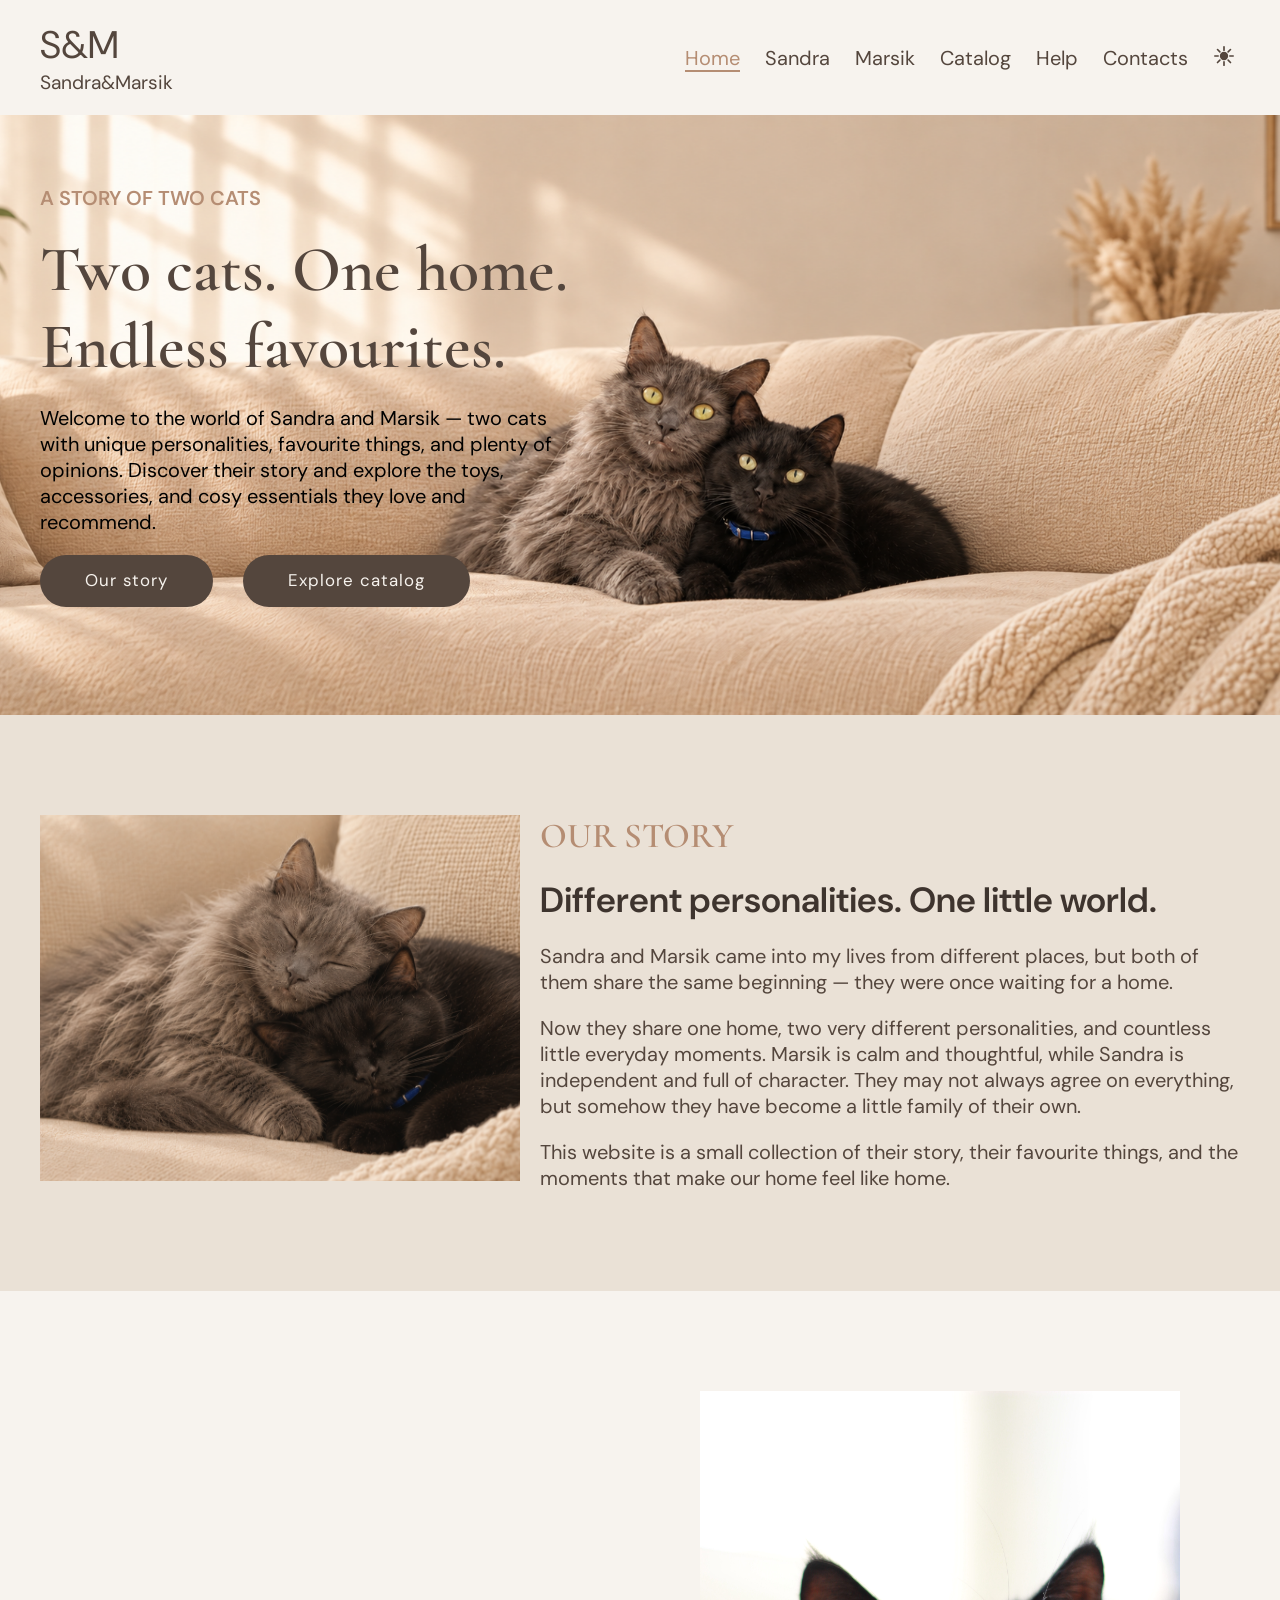
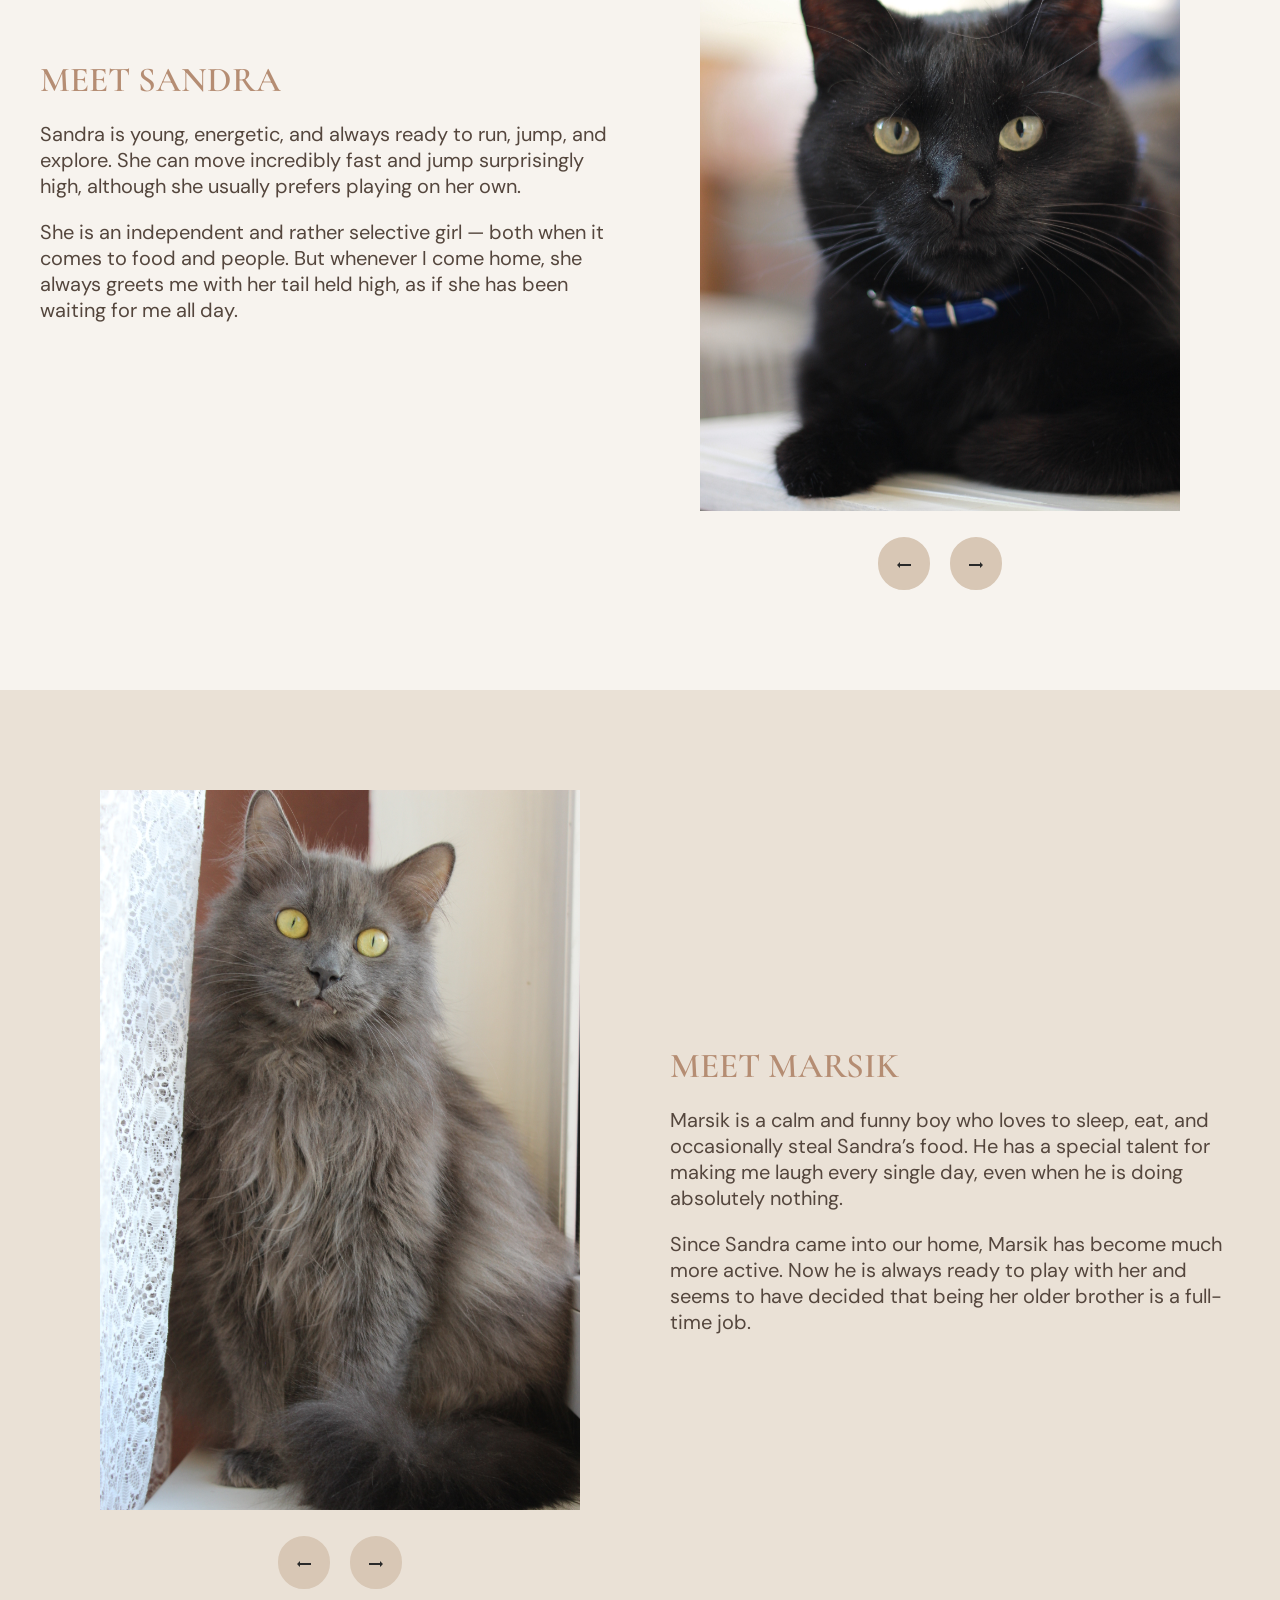
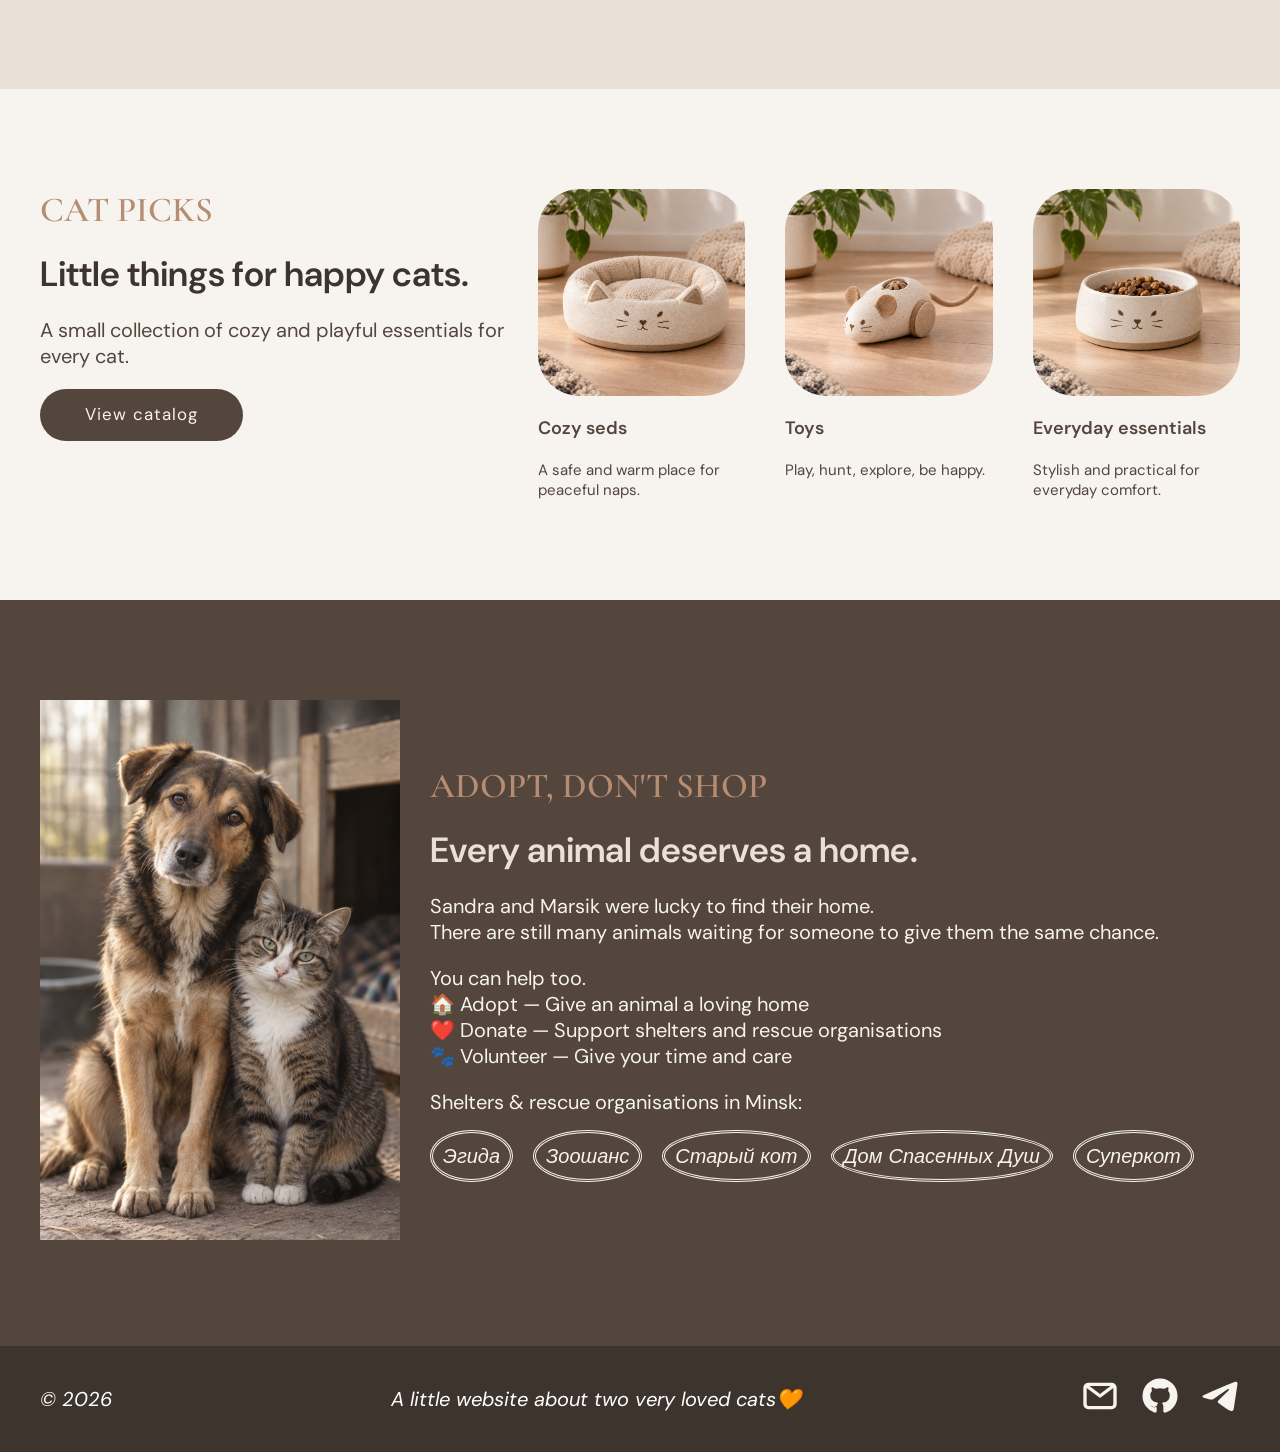
<file: index.html>
<!DOCTYPE html>
<html lang="en">
<head>
    <meta charset="UTF-8">
    <meta name="viewport" content="width=device-width, initial-scale=1.0">
    <link rel="icon" href="img/icons/favicon-32x32.png" type="image/png">
    <link href="https://fonts.googleapis.com/css2?family=Cormorant+Garamond:wght@400;500;600;700&family=DM+Sans:wght@400;500;600;700&display=swap" rel="stylesheet">
    <link rel="stylesheet" href="style.css">
    <title>S&M</title>
</head>
<body>
    <header class="header">
        <div class="container">
            <div class="header__content">
                <div class="logo">
                    <a class="logo__short" href="https://boriisovvna.github.io/rsschool-landing-page/">S&M</a>
                    <p class="logo__long">Sandra&Marsik</p>
                </div>
                <div class="nav-theme">
                    <nav class="nav">
                        <ul class="nav__list">
                            <li class="nav-link active-link"><a href="#">Home</a></li>
                            <li class="nav-link"><a href="#sandra">Sandra</a></li>
                            <li class="nav-link"><a href="#marsik">Marsik</a></li>
                            <li class="nav-link"><a href="https://boriisovvna.github.io/rsschool-landing-page/catalog">Catalog</a></li>
                            <li class="nav-link"><a href="#adopt">Help</a></li>
                            <li class="nav-link"><a href="#footer">Contacts</a></li>
                        </ul>
                    </nav>
                    <div class="burger-menu">
                        <span></span>
                        <span></span>
                        <span></span>
                    </div>
                    <button class="light-dark-button" type="button" aria-label="Switch color theme">
                        <svg width="20px" height="20px" viewBox="0 0 24 24" fill="none" xmlns="http://www.w3.org/2000/svg">
                            <g clip-path="url(#a)">
                                <path d="M12 0a1 1 0 0 1 1 1v4a1 1 0 1 1-2 0V1a1 1 0 0 1 1-1ZM4.929 3.515a1 1 0 0 0-1.414 1.414l2.828 2.828a1 1 0 0 0 1.414-1.414L4.93 3.515ZM1 11a1 1 0 1 0 0 2h4a1 1 0 1 0 0-2H1ZM18 12a1 1 0 0 1 1-1h4a1 1 0 1 1 0 2h-4a1 1 0 0 1-1-1ZM17.657 16.243a1 1 0 0 0-1.414 1.414l2.828 2.828a1 1 0 1 0 1.414-1.414l-2.828-2.828ZM7.757 17.657a1 1 0 1 0-1.414-1.414L3.515 19.07a1 1 0 1 0 1.414 1.414l2.828-2.828ZM20.485 4.929a1 1 0 0 0-1.414-1.414l-2.828 2.828a1 1 0 1 0 1.414 1.414l2.828-2.828ZM13 19a1 1 0 1 0-2 0v4a1 1 0 1 0 2 0v-4ZM12 7a5 5 0 1 0 0 10 5 5 0 0 0 0-10Z"/>
                            </g>
                            <defs>
                                <clipPath id="a">
                                    <path fill="#ffffff" d="M0 0h24v24H0z"/>
                                </clipPath>
                            </defs>
                        </svg>
                    </button>
                </div>
            </div>
        </div>
    </header>
    <main class="main">
        <section class="hero">
            <div class="container">
                <div class="hero__content">
                    <div class="hero__text">
                        <p class="hero__title">A story of two cats</p>
                        <h1>Two cats. One home. Endless favourites.</h1>
                        <p class="hero__main-text">Welcome to the world of Sandra and Marsik — two cats with unique personalities, favourite things, and plenty of opinions. Discover their story and explore the toys, accessories, and cosy essentials they love and recommend.</p>
                    </div>
                    <div class="hero__buttons">
                        <a class="hero_link-button" href="#story">Our story</a>
                        <a class="hero_link-button" href="https://boriisovvna.github.io/rsschool-landing-page/catalog">Explore catalog</a>
                    </div>
                </div>
            </div>
        </section>
        <section class="our-story" id="story">
            <div class="container">
                <div class="our-story__content">
                    <div class="our-story__img">
                        <img src="img/our-story/sleepy-cats.png" alt="sleepy-cats">
                    </div>
                    <div class="our-story__text">
                        <h2>Our story</h2>
                        <h3>Different personalities. One little world.</h3>
                        <p>Sandra and Marsik came into my lives from different places, but both of them share the same beginning — they were once waiting for a home.</p>
                        <p>Now they share one home, two very different personalities, and countless little everyday moments. Marsik is calm and thoughtful, while Sandra is independent and full of character. They may not always agree on everything, but somehow they have become a little family of their own.</p>
                        <p>This website is a small collection of their story, their favourite things, and the moments that make our home feel like home.</p>
                    </div>
                </div>
            </div>
        </section>
        <section class="sandra" id="sandra">
            <div class="container">
                <div class="sandra__content">
                    <div class="sandra__text">
                        <h2>Meet Sandra</h2>
                        <p>Sandra is young, energetic, and always ready to run, jump, and explore. She can move incredibly fast and jump surprisingly high, although she usually prefers playing on her own.</p>
                        <p>She is an independent and rather selective girl — both when it comes to food and people. But whenever I come home, she always greets me with her tail held high, as if she has been waiting for me all day.</p>
                    </div>
                    <div class="sandra__slider">
                        <div class="sandra__img">
                            <img src="img/sandra/sandra-1.jpg" alt="black-cat">
                        </div>
                        <div class="slider__buttons">
                            <button class="slider__button slider__button--prev" type="button" aria-label="Previous slide">
                                <svg width="14" height="6" viewBox="0 0 14 6" fill="none" xmlns="http://www.w3.org/2000/svg">
                                    <path d="M14 2V4H3V6L0 3L3 0V2H14Z" fill="#292929"/>
                                </svg>
                            </button>
                            <button class="slider__button slider__button--next" type="button" aria-label="Next slide">
                                <svg width="14" height="6" viewBox="0 0 14 6" fill="none" xmlns="http://www.w3.org/2000/svg">
                                    <path d="M0 4V2L11 2V0L14 3L11 6V4L0 4Z" fill="#292929"/>
                                </svg>
                            </button>
                        </div>
                    </div>
                </div>
            </div>
        </section>
        <section class="marsik" id="marsik">
            <div class="container">
                <div class="marsik__content">
                    <div class="marsik__slider">
                        <div class="marsik__img">
                            <img src="img/marsik/marsik-1.JPG" alt="grey-cat">
                        </div>
                        <div class="slider__buttons">
                            <button class="slider__button slider__button--prev" type="button" aria-label="Previous slide">
                                <svg width="14" height="6" viewBox="0 0 14 6" fill="none" xmlns="http://www.w3.org/2000/svg">
                                    <path d="M14 2V4H3V6L0 3L3 0V2H14Z" fill="#292929" />
                                </svg>
                            </button>
                            <button class="slider__button slider__button--next" type="button" aria-label="Next slide">
                                <svg width="14" height="6" viewBox="0 0 14 6" fill="none" xmlns="http://www.w3.org/2000/svg">
                                    <path d="M0 4V2L11 2V0L14 3L11 6V4L0 4Z" fill="#292929" />
                                </svg>
                            </button>
                        </div>
                    </div>
                    <div class="marsik__text">
                        <h2>Meet Marsik</h2>
                        <p>Marsik is a calm and funny boy who loves to sleep, eat, and occasionally steal Sandra’s food. He has a special talent for making me laugh every single day, even when he is doing absolutely nothing.</p>
                        <p>Since Sandra came into our home, Marsik has become much more active. Now he is always ready to play with her and seems to have decided that being her older brother is a full-time job.</p>
                    </div>
                </div>
            </div>
        </section>
        <section class="cat-picks" id="picks">
            <div class="container">
                <div class="cat-picks__content">
                    <div class="cat-picks__text">
                        <h2>Cat picks</h2>
                        <h3>Little things for happy cats.</h3>
                        <p>A small collection of cozy and playful essentials for every cat.</p>
                        <a class="cat-picks_link-button" href="https://boriisovvna.github.io/rsschool-landing-page/catalog">View catalog</a>
                    </div>
                    <div class="cat-picks__examples">
                        <div class="cat-picks__card">
                            <img src="img/cat-picks/soft-cat-bed.png" alt="cat-bed">
                            <p class="cat-picks__title">Cozy seds</p>
                            <p class="cat-picks__subtitle">A safe and warm place for peaceful naps.</p>
                        </div>
                        <div class="cat-picks__card">
                            <img src="img/cat-picks/interactive-mouse.png" alt="cat-mouse">
                            <p class="cat-picks__title">Toys</p>
                            <p class="cat-picks__subtitle">Play, hunt, explore, be happy.</p>
                        </div>
                        <div class="cat-picks__card">
                            <img src="img/cat-picks/ceramic-cat-bowl.png" alt="cat-bowl">
                            <p class="cat-picks__title">Everyday essentials</p>
                            <p class="cat-picks__subtitle">Stylish and practical for everyday comfort.</p>
                        </div>
                    </div>
                </div>
            </div>
        </section>
        <section class="adopt" id="adopt">
            <div class="container">
                <div class="adopt__content">
                    <div class="adopt__img">
                        <img src="img/adopt/sad-animals.png" alt="sad-animals">
                    </div>
                    <div class="adopt__text">
                        <h2>Adopt, Don't Shop</h2>
                        <h3>Every animal deserves a home.</h3>
                        <p>Sandra and Marsik were lucky to find their home. <br>There are still many animals waiting for someone to give them the same chance.</p>
                        <div class="adopt__help">
                            <p>You can help too.</p>
                            <p>🏠 Adopt — Give an animal a loving home</p>
                            <p>❤️ Donate — Support shelters and rescue organisations</p>
                            <p>🐾 Volunteer — Give your time and care</p>
                        </div>
                        <div class="adopt__shelter">
                            <p>Shelters & rescue organisations in Minsk:</p>
                            <div class="adopt__shelter-list">
                                <a href="https://egida.by/">Эгида</a>
                                <a href="https://zooshans.by/">Зоошанс</a>
                                <a href="https://oldcat.by/">Старый кот</a>
                                <a href="https://soulhome.by/">Дом Спасенных Душ</a>
                                <a href="https://superkot.by/">Суперкот</a>
                            </div>
                        </div>
                    </div>
                </div>
            </div>
        </section>
    </main>
    <footer class="footer" id="footer">
        <div class="container">
            <div class="footer__content">
                <p class="footer__year">© 2026</p>
                <p class="footer__about">A little website about two very loved cats🧡</p>
                <div class="footer__links">
                    <a class="link" href="mailto:boriisovvna@gmail.com" aria-label="Gmail">
                        <svg fill="#f7f3ee" width="40px" height="40px" viewBox="0 0 24 24" xmlns="http://www.w3.org/2000/svg">
                            <g data-name="Layer 2">
                                <g data-name="email"> 
                                    <rect width="24" height="24" opacity="0"/>
                                    <path d="M19 4H5a3 3 0 0 0-3 3v10a3 3 0 0 0 3 3h14a3 3 0 0 0 3-3V7a3 3 0 0 0-3-3zm-.67 2L12 10.75 5.67 6zM19 18H5a1 1 0 0 1-1-1V7.25l7.4 5.55a1 1 0 0 0 .6.2 1 1 0 0 0 .6-.2L20 7.25V17a1 1 0 0 1-1 1z"/>
                                </g>
                            </g>
                        </svg>
                    </a>
                    <a class="link" href="https://github.com/boriisovvna" aria-label="Github">
                        <svg width="40px" height="40px" viewBox="0 0 24 24" fill="#f7f3ee" xmlns="http://www.w3.org/2000/svg">
                            <path fill-rule="evenodd" clip-rule="evenodd" d="M12 2C6.475 2 2 6.475 2 12C2 16.425 4.8625 20.1625 8.8375 21.4875C9.3375 21.575 9.525 21.275 9.525 21.0125C9.525 20.775 9.5125 19.9875 9.5125 19.15C7 19.6125 6.35 18.5375 6.15 17.975C6.0375 17.6875 5.55 16.8 5.125 16.5625C4.775 16.375 4.275 15.9125 5.1125 15.9C5.9 15.8875 6.4625 16.625 6.65 16.925C7.55 18.4375 8.9875 18.0125 9.5625 17.75C9.65 17.1 9.9125 16.6625 10.2 16.4125C7.975 16.1625 5.65 15.3 5.65 11.475C5.65 10.3875 6.0375 9.4875 6.675 8.7875C6.575 8.5375 6.225 7.5125 6.775 6.1375C6.775 6.1375 7.6125 5.875 9.525 7.1625C10.325 6.9375 11.175 6.825 12.025 6.825C12.875 6.825 13.725 6.9375 14.525 7.1625C16.4375 5.8625 17.275 6.1375 17.275 6.1375C17.825 7.5125 17.475 8.5375 17.375 8.7875C18.0125 9.4875 18.4 10.375 18.4 11.475C18.4 15.3125 16.0625 16.1625 13.8375 16.4125C14.2 16.725 14.5125 17.325 14.5125 18.2625C14.5125 19.6 14.5 20.675 14.5 21.0125C14.5 21.275 14.6875 21.5875 15.1875 21.4875C17.1727 20.8173 18.8977 19.5415 20.1198 17.8395C21.3419 16.1376 21.9995 14.0953 22 12C22 6.475 17.525 2 12 2Z" stroke="#f7f3ee" stroke-linejoin="round"/>
                        </svg>
                    </a>
                    <a class="link" href="https://t.me/boriisovvna" aria-label="Telegram">
                        <svg width="40px" height="40px" viewBox="0 0 48 48" fill="#f7f3ee" xmlns="http://www.w3.org/2000/svg">
                            <path d="M41.4193 7.30899C41.4193 7.30899 45.3046 5.79399 44.9808 9.47328C44.8729 10.9883 43.9016 16.2908 43.1461 22.0262L40.5559 39.0159C40.5559 39.0159 40.3401 41.5048 38.3974 41.9377C36.4547 42.3705 33.5408 40.4227 33.0011 39.9898C32.5694 39.6652 24.9068 34.7955 22.2086 32.4148C21.4531 31.7655 20.5897 30.4669 22.3165 28.9519L33.6487 18.1305C34.9438 16.8319 36.2389 13.8019 30.8426 17.4812L15.7331 27.7616C15.7331 27.7616 14.0063 28.8437 10.7686 27.8698L3.75342 25.7055C3.75342 25.7055 1.16321 24.0823 5.58815 22.459C16.3807 17.3729 29.6555 12.1786 41.4193 7.30899Z" fill="#f7f3ee"/>
                        </svg>
                    </a>
                </div>
            </div>
        </div>
    </footer>
    <script src="theme.js"></script>
</body>
</html>
</file>
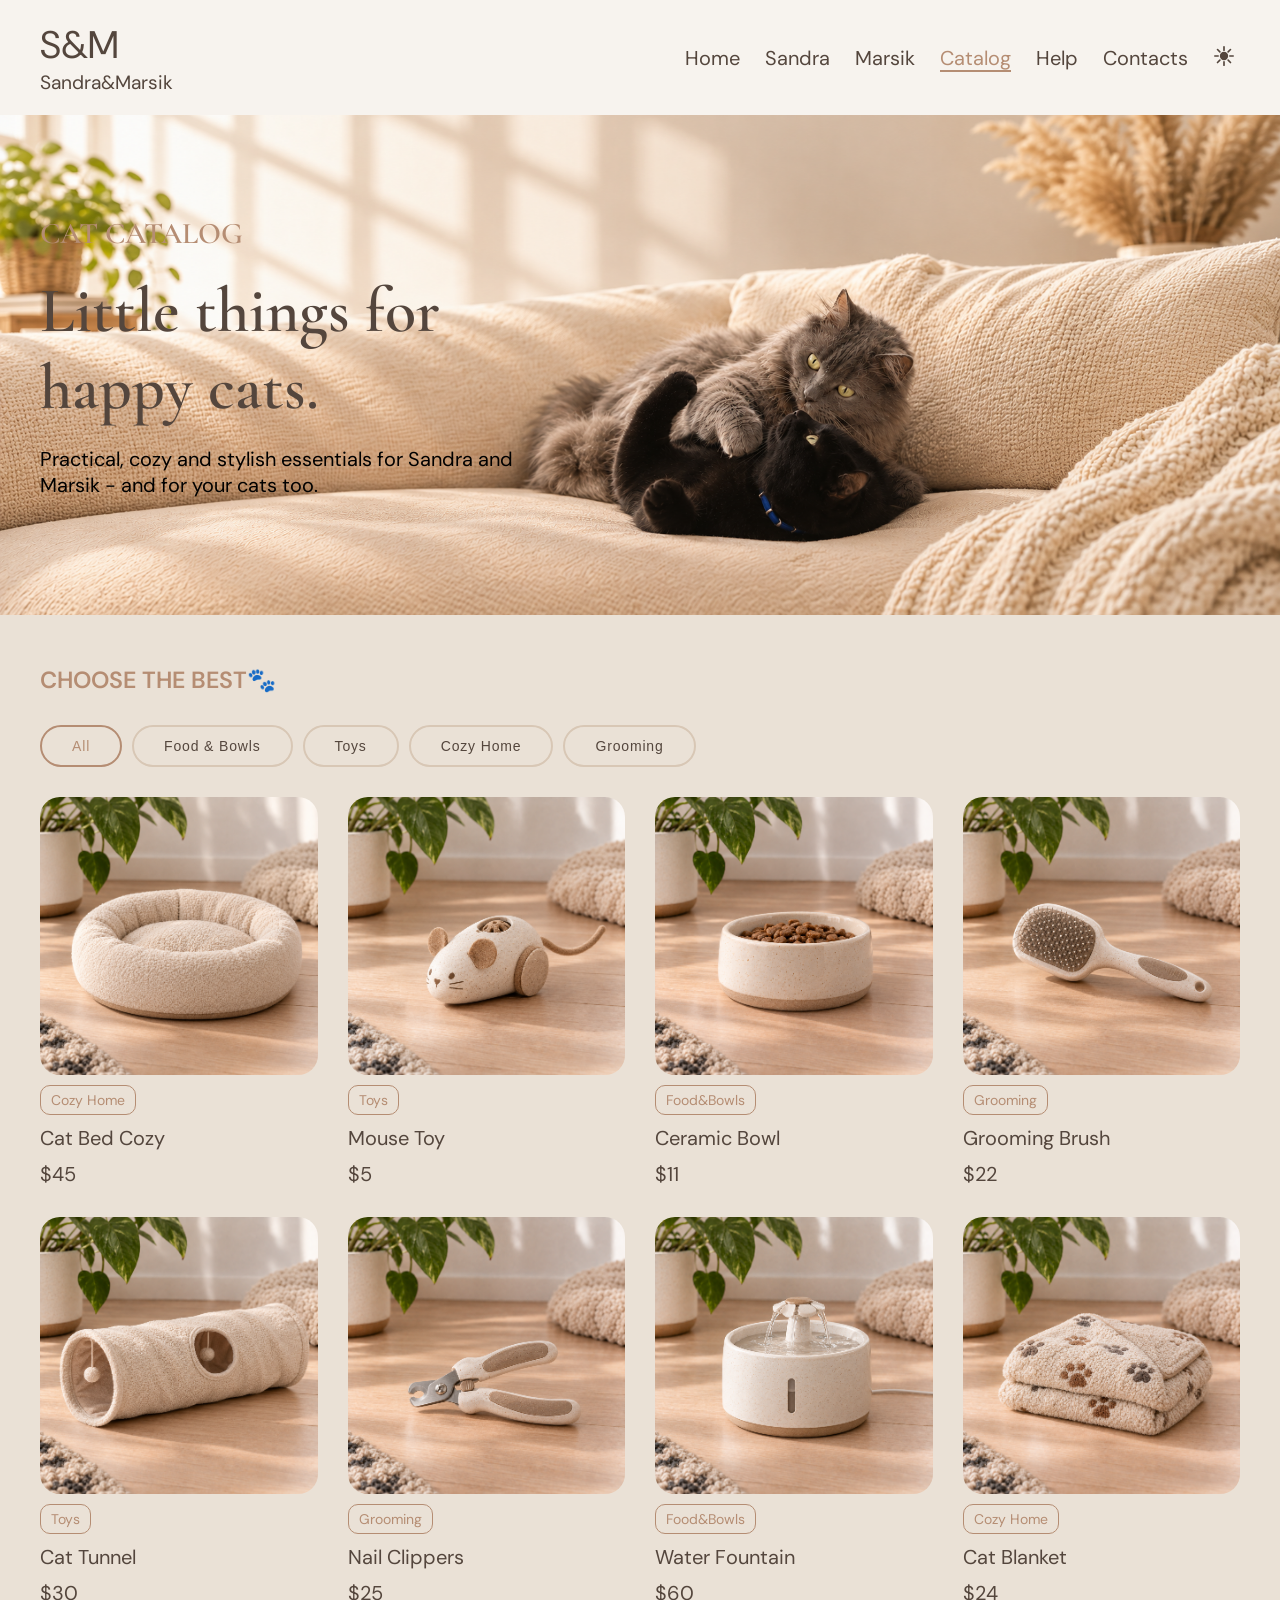
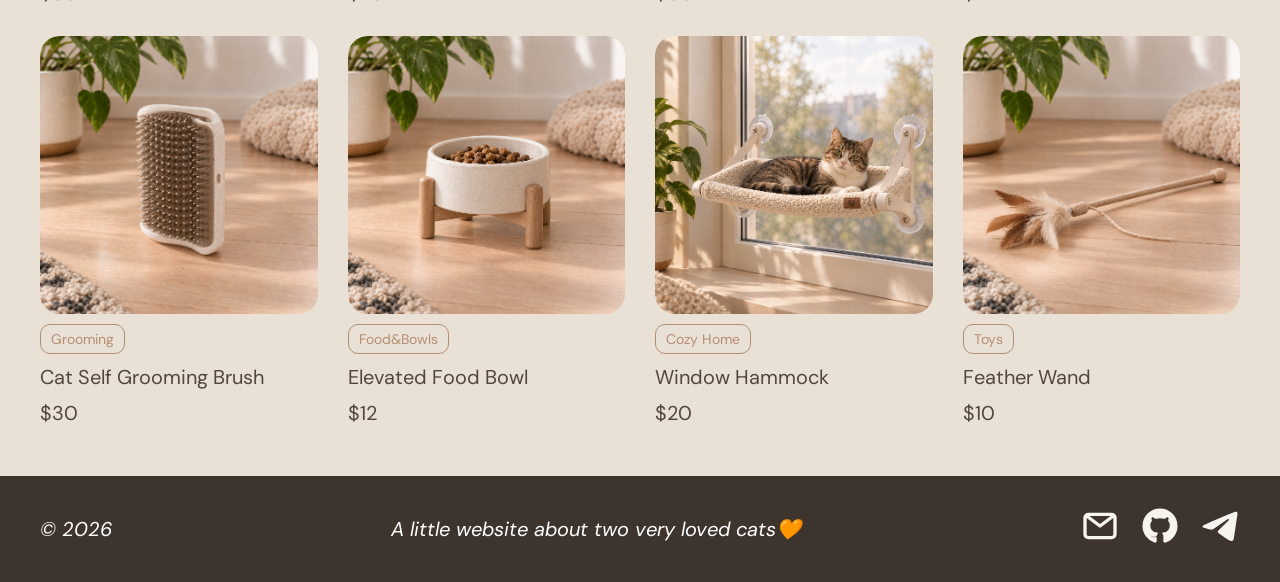
<file: catalog.html>
<!DOCTYPE html>
<html lang="en">
<head>
    <meta charset="UTF-8">
    <meta name="viewport" content="width=device-width, initial-scale=1.0">
    <link rel="icon" href="img/icons/favicon-32x32.png" type="image/png">
    <link href="https://fonts.googleapis.com/css2?family=Cormorant+Garamond:wght@400;500;600;700&family=DM+Sans:wght@400;500;600;700&display=swap" rel="stylesheet">
    <link rel="stylesheet" href="catalog.css">
    <title>Catalog</title>
</head>
<body>
    <header class="header">
        <div class="container">
            <div class="header__content">
                <div class="logo">
                    <a class="logo__short" href="https://boriisovvna.github.io/rsschool-landing-page/">S&M</a>
                    <p class="logo__long">Sandra&Marsik</p>
                </div>
                <div class="nav-theme">
                    <nav class="nav">
                        <ul class="nav__list">
                            <li class="nav-link"><a href="https://boriisovvna.github.io/rsschool-landing-page/">Home</a></li>
                            <li class="nav-link"><a href="https://boriisovvna.github.io/rsschool-landing-page/#sandra">Sandra</a></li>
                            <li class="nav-link"><a href="https://boriisovvna.github.io/rsschool-landing-page/#marsik">Marsik</a></li>
                            <li class="nav-link active-link"><a href="#">Catalog</a></li>
                            <li class="nav-link"><a href="https://boriisovvna.github.io/rsschool-landing-page/#adopt">Help</a></li>
                            <li class="nav-link"><a href="#footer">Contacts</a></li>
                        </ul>
                    </nav>
                    <div class="burger-menu">
                        <span></span>
                        <span></span>
                        <span></span>
                    </div>
                    <button class="light-dark-button" type="button" aria-label="Switch color theme">
                        <svg width="20px" height="20px" viewBox="0 0 24 24" fill="none" xmlns="http://www.w3.org/2000/svg">
                            <g clip-path="url(#a)">
                                <path d="M12 0a1 1 0 0 1 1 1v4a1 1 0 1 1-2 0V1a1 1 0 0 1 1-1ZM4.929 3.515a1 1 0 0 0-1.414 1.414l2.828 2.828a1 1 0 0 0 1.414-1.414L4.93 3.515ZM1 11a1 1 0 1 0 0 2h4a1 1 0 1 0 0-2H1ZM18 12a1 1 0 0 1 1-1h4a1 1 0 1 1 0 2h-4a1 1 0 0 1-1-1ZM17.657 16.243a1 1 0 0 0-1.414 1.414l2.828 2.828a1 1 0 1 0 1.414-1.414l-2.828-2.828ZM7.757 17.657a1 1 0 1 0-1.414-1.414L3.515 19.07a1 1 0 1 0 1.414 1.414l2.828-2.828ZM20.485 4.929a1 1 0 0 0-1.414-1.414l-2.828 2.828a1 1 0 1 0 1.414 1.414l2.828-2.828ZM13 19a1 1 0 1 0-2 0v4a1 1 0 1 0 2 0v-4ZM12 7a5 5 0 1 0 0 10 5 5 0 0 0 0-10Z"/>
                            </g>
                            <defs>
                                <clipPath id="a">
                                    <path fill="#ffffff" d="M0 0h24v24H0z"/>
                                </clipPath>
                            </defs>
                        </svg>
                    </button>
                </div>
            </div>
        </div>
    </header>
    <main class="main">
        <section class="catalog-header">
            <div class="container">
                <div class="catalog-header__content">
                    <h1 class="catalog-header__title">Cat catalog</h1>
                    <h2>Little things for happy cats.</h2>
                    <p class="catalog-header__subtitle">Practical, cozy and stylish essentials for Sandra and Marsik - and for your cats too.</p>
                </div>
            </div>
        </section>
        <section class="catalog">
            <div class="container">
                <div class="catalog__content">
                    <h3>Choose the best🐾</h3>
                    <div class="catalog__buttons">
                        <button class="button active-button" type="button">All</button>
                        <button class="button" type="button">Food & Bowls</button>
                        <button class="button" type="button">Toys</button>
                        <button class="button" type="button">Cozy Home</button>
                        <button class="button" type="button">Grooming</button>
                    </div>
                    <div class="catalog__cards">
                        <div class="card">
                            <img src="img/catalog/soft-cat-bed.png" alt="cat-bed">
                            <p class="card-type">Cozy Home</p>
                            <p>Cat Bed Cozy</p>
                            <p>$45</p>
                        </div>
                        <div class="card">
                            <img src="img/catalog/interactive-mouse.png" alt="mouse-toy">
                            <p class="card-type">Toys</p>
                            <p>Mouse Toy</p>
                            <p>$5</p>
                        </div>
                        <div class="card">
                            <img src="img/catalog/ceramic-cat-bowl.png" alt="cat-bowl">
                            <p class="card-type">Food&Bowls</p>
                            <p>Ceramic Bowl</p>
                            <p>$11</p>
                        </div>
                        <div class="card">
                            <img src="img/catalog/grooming-brush.png" alt="grooming-brush">
                            <p class="card-type">Grooming</p>
                            <p>Grooming Brush</p>
                            <p>$22</p>
                        </div>
                        <div class="card">
                            <img src="img/catalog/cat-tunnel.png" alt="cat-tunnel">
                            <p class="card-type">Toys</p>
                            <p>Cat Tunnel</p>
                            <p>$30</p>
                        </div>
                        <div class="card">
                            <img src="img/catalog/nail-clippers.png" alt="nail-clippers">
                            <p class="card-type">Grooming</p>
                            <p>Nail Clippers</p>
                            <p>$25</p>
                        </div>
                        <div class="card">
                            <img src="img/catalog/automatic-water-fountain.png" alt="water-fountain">
                            <p class="card-type">Food&Bowls</p>
                            <p>Water Fountain</p>
                            <p>$60</p>
                        </div>
                        <div class="card">
                            <img src="img/catalog/cozy-cat-blanket.png" alt="cat-blanket">
                            <p class="card-type">Cozy Home</p>
                            <p>Cat Blanket</p>
                            <p>$24</p>
                        </div>
                        <div class="card">
                            <img src="img/catalog/cat-self-grooming-brush.png" alt="cat-brush">
                            <p class="card-type">Grooming</p>
                            <p>Cat Self Grooming Brush</p>
                            <p>$30</p>
                        </div>
                        <div class="card">
                            <img src="img/catalog/elevated-food-bowl.png" alt="cat-bowl-elevated">
                            <p class="card-type">Food&Bowls</p>
                            <p>Elevated Food Bowl</p>
                            <p>$12</p>
                        </div>
                        <div class="card">
                            <img src="img/catalog/window-hammack.png" alt="window-hammack">
                            <p class="card-type">Cozy Home</p>
                            <p>Window Hammock</p>
                            <p>$20</p>
                        </div>
                        <div class="card">
                            <img src="img/catalog/feather-wand.png" alt="feather-wand">
                            <p class="card-type">Toys</p>
                            <p>Feather Wand</p>
                            <p>$10</p>
                        </div>
                    </div>
                    <button class="show-more" type="button">Show more</button>
                </div>
            </div>
        </section>
    </main>
    <footer class="footer" id="footer">
        <div class="container">
            <div class="footer__content">
                <p class="footer__year">© 2026</p>
                <p class="footer__about">A little website about two very loved cats🧡</p>
                <div class="footer__links">
                    <a class="link" href="mailto:boriisovvna@gmail.com" aria-label="Gmail">
                        <svg fill="#f7f3ee" width="40px" height="40px" viewBox="0 0 24 24" xmlns="http://www.w3.org/2000/svg">
                            <g data-name="Layer 2">
                                <g data-name="email"> 
                                    <rect width="24" height="24" opacity="0"/>
                                    <path d="M19 4H5a3 3 0 0 0-3 3v10a3 3 0 0 0 3 3h14a3 3 0 0 0 3-3V7a3 3 0 0 0-3-3zm-.67 2L12 10.75 5.67 6zM19 18H5a1 1 0 0 1-1-1V7.25l7.4 5.55a1 1 0 0 0 .6.2 1 1 0 0 0 .6-.2L20 7.25V17a1 1 0 0 1-1 1z"/>
                                </g>
                            </g>
                        </svg>
                    </a>
                    <a class="link" href="https://github.com/boriisovvna" aria-label="Github">
                        <svg width="40px" height="40px" viewBox="0 0 24 24" fill="#f7f3ee" xmlns="http://www.w3.org/2000/svg">
                            <path fill-rule="evenodd" clip-rule="evenodd" d="M12 2C6.475 2 2 6.475 2 12C2 16.425 4.8625 20.1625 8.8375 21.4875C9.3375 21.575 9.525 21.275 9.525 21.0125C9.525 20.775 9.5125 19.9875 9.5125 19.15C7 19.6125 6.35 18.5375 6.15 17.975C6.0375 17.6875 5.55 16.8 5.125 16.5625C4.775 16.375 4.275 15.9125 5.1125 15.9C5.9 15.8875 6.4625 16.625 6.65 16.925C7.55 18.4375 8.9875 18.0125 9.5625 17.75C9.65 17.1 9.9125 16.6625 10.2 16.4125C7.975 16.1625 5.65 15.3 5.65 11.475C5.65 10.3875 6.0375 9.4875 6.675 8.7875C6.575 8.5375 6.225 7.5125 6.775 6.1375C6.775 6.1375 7.6125 5.875 9.525 7.1625C10.325 6.9375 11.175 6.825 12.025 6.825C12.875 6.825 13.725 6.9375 14.525 7.1625C16.4375 5.8625 17.275 6.1375 17.275 6.1375C17.825 7.5125 17.475 8.5375 17.375 8.7875C18.0125 9.4875 18.4 10.375 18.4 11.475C18.4 15.3125 16.0625 16.1625 13.8375 16.4125C14.2 16.725 14.5125 17.325 14.5125 18.2625C14.5125 19.6 14.5 20.675 14.5 21.0125C14.5 21.275 14.6875 21.5875 15.1875 21.4875C17.1727 20.8173 18.8977 19.5415 20.1198 17.8395C21.3419 16.1376 21.9995 14.0953 22 12C22 6.475 17.525 2 12 2Z" stroke="#f7f3ee" stroke-linejoin="round"/>
                        </svg>
                    </a>
                    <a class="link" href="https://t.me/boriisovvna" aria-label="Telegram">
                        <svg width="40px" height="40px" viewBox="0 0 48 48" fill="#f7f3ee" xmlns="http://www.w3.org/2000/svg">
                            <path d="M41.4193 7.30899C41.4193 7.30899 45.3046 5.79399 44.9808 9.47328C44.8729 10.9883 43.9016 16.2908 43.1461 22.0262L40.5559 39.0159C40.5559 39.0159 40.3401 41.5048 38.3974 41.9377C36.4547 42.3705 33.5408 40.4227 33.0011 39.9898C32.5694 39.6652 24.9068 34.7955 22.2086 32.4148C21.4531 31.7655 20.5897 30.4669 22.3165 28.9519L33.6487 18.1305C34.9438 16.8319 36.2389 13.8019 30.8426 17.4812L15.7331 27.7616C15.7331 27.7616 14.0063 28.8437 10.7686 27.8698L3.75342 25.7055C3.75342 25.7055 1.16321 24.0823 5.58815 22.459C16.3807 17.3729 29.6555 12.1786 41.4193 7.30899Z" fill="#f7f3ee"/>
                        </svg>
                    </a>
                </div>
            </div>
        </div>
    </footer>
    <script src="theme.js"></script>
</body>
</html>
</file>
<file: style.css>
:root {
    --color-cream: #f7f3ee;
    --color-beige: #eae1d6;
    --color-sand: #d8c7b5;
    --color-brown: #54463d;
    --color-terracotta: #b58d73;
    --color-dark: #3e342e;
    --color-text: #54463d;
    --color-additional: #FFFFFF;
    --color-title: #54463d;
    --color-subtitle: #3e342e;
  
    --font-heading: "Cormorant Garamond", serif;
    --font-main: "DM Sans", sans-serif;
}
body.dark-theme {
    --color-cream: #292522;
    --color-beige: #332e2a;
    --color-sand: #65564b;
    --color-brown: #d8c7b5;
    --color-terracotta: #c49a7d;
    --color-dark: #211e1b;
    --color-text: #f3ece5;
    --color-subtitle: #f3ece5;
}
*,
*::before,
*::after {
    box-sizing: border-box;
}
body {
    margin: 0;
    font-family: var(--font-main);
}
html {
    scroll-behavior: smooth;
}
h1,
h2,
h3,
p,
a {
    margin: 0;
}
h1,
h2 {
    font-family: var(--font-heading);
}
html {
    font-size: 10px;
}
h1 {
    font-size: clamp(3.6rem, 5vw, 6.4rem);
    font-weight: 600;
    color: var(--color-title);
}
h2 {
    font-size: clamp(2.4rem, 3vw, 3.5rem);
    font-weight: 600;
    color: var(--color-terracotta);
    text-transform: uppercase;
}
h3 {
    font-size: clamp(3rem, 3vw, 3.5rem);
    font-weight: 600;
    color: var(--color-subtitle);
}
p {
    color: var(--color-text);
}
body {
    font-size: 2rem;
    font-weight: 400;
}
.container {
    width: min(1200px, calc(100% - 3.2rem));
    margin: 0 auto;
}
header {
    background-color: var(--color-cream);
}
.header__content {
    display: flex;
    justify-content: space-between;
    align-items: center;
    padding: 2rem 0;
}
.logo {
    display: flex;
    flex-direction: column;
}
.logo p {
    color: var(--color-text);
}
.logo__short {
    text-decoration: none;
    font-size: clamp(2rem, 3vw, 4rem);
    color: var(--color-text);
    cursor: default;
}
.logo__long {
    font-size: clamp(1rem, 1.5vw, 2rem);
}
.nav-theme {
    display: flex;
    gap: 2rem;
}
.nav__list {
    display: flex;
    list-style: none;
    gap: 2.5rem;
}
.nav-link a {
    text-decoration: none;
    color: var(--color-text);
    transition: 0.3s ease;
}
.nav-link a:hover {
    color: var(--color-terracotta);
}
.active-link a {
    color: var(--color-terracotta);
    text-decoration: underline;
    text-underline-offset: 5px;
}
.active-link a:hover {
    cursor: default;
}
.burger-menu {
    display: none;  
}
.burger-menu span {
    background-color: var(--color-brown);
    width: 50px;
    height: 3px;
}
.light-dark-button {
    border: transparent;
    background-color: transparent;
    cursor: pointer;
    transition: 0.3s ease;
}
.light-dark-button svg g {
    fill: var(--color-brown);
}
.light-dark-button:hover svg g {
    fill: var(--color-terracotta);
}
.hero {
    min-height: 60rem;
    background-color: var(--color-cream);
    background-image: url(img/hero/hero-background.png);
    background-repeat: no-repeat;
    background-size: cover;
    background-position: center center;
    display: flex;
}
.hero__content {
    flex-direction: column;
    padding: 5rem 0;
}
.hero__text {
    width: 45%;
    display: flex;
    flex-direction: column;
    gap: 2rem;
    padding: 2rem 0;
}
.hero__title {
    color: var(--color-terracotta);
    text-transform: uppercase;
    font-weight: 600;
}
.hero__main-text {
    font-size: clamp(1.5rem, 1.8vw, 2rem);
    color: black;
}
.hero__buttons {
    display: flex;
    gap: 3rem;
}
.hero_link-button,
.cat-picks_link-button {
    text-decoration: none;
    background-color: var(--color-brown);
    border-radius: 10rem;
    padding: 1.5rem 4.5rem;
    border: none;
    font-family: var(--font-family);
    font-weight: 400;
    font-size: 1.69rem;
    line-height: 130%;
    letter-spacing: 0.06em;
    color: var(--color-cream); 
    transition: ease 0.3s;
}
.hero_link-button:hover,
.cat-picks_link-button:hover {
    background-color: var(--color-sand);
    color: var(--color-brown);
}
.our-story {
    background-color: var(--color-beige);
}
.our-story__content {
    display: flex;
    gap: 2rem;
    padding: 10rem 0;
}
.our-story__img {
    display: flex;
    flex-direction: column;
    max-width: 40%;
}
.our-story__text {
    display: flex;
    flex-direction: column;
    justify-content: center;
    gap: 2rem;
}
.our-story__text p {
    color: var(--color-text);
}
.sandra {
    background-color: var(--color-cream);
}
.sandra__content {
    display: flex;
    padding: 10rem 0;
    gap: 3rem;
}
.sandra__text {
    display: flex;
    flex-direction: column;
    justify-content: center;
    gap: 2rem;
}
.sandra__slider {
    max-width: 50%;
    display: flex;
    flex-direction: column;
    align-items: center;
    gap: 2rem;
}
.sandra__img {
    max-width: 80%;
}
.sandra__img img {
    width: 100%;
}
.slider__buttons {
    display: flex;
    gap: 2rem;
}
.slider__button {
    align-self: center;
    border-radius: 10rem;
    border: 2px solid var(--color-sand);
    background-color: var(--color-sand);
    padding: 1.7rem 1.7rem;
    transition: ease 0.3s;
}
.slider__button:hover {
    cursor: pointer;
    background-color: var(--color-brown);
    border-color: transparent;
}
.slider__button svg path {
    transition: 0.3s ease;
}
.slider__button:hover svg path {
    fill: var(--color-cream);
}
.marsik {
    background-color: var(--color-beige);
}
.marsik__content {
    display: flex;
    padding: 10rem 0;
    gap: 3rem;
}
.marsik__text {
    display: flex;
    flex-direction: column;
    justify-content: center;
    gap: 2rem;
}
.marsik__slider {
    max-width: 50%;
    display: flex;
    flex-direction: column;
    align-items: center;
    gap: 2rem;
}
.marsik__img {
    max-width: 80%;
}
.marsik__img img {
    width: 100%;
}
.cat-picks {
    background-color: var(--color-cream);
}
.cat-picks__content {
    padding: 10rem 0;
    display: flex;
    justify-content: space-between;
    gap: 3rem;
}
.cat-picks__text {
    width: 40%;
    display: flex;
    flex-direction: column;
    gap: 2rem;
    align-items: flex-start;
}
.cat-picks__examples {
    width: 60%;
    display: flex;
    gap: 4rem;
}
.cat-picks__card {
    display: flex;
    flex-direction: column;
    gap: 2rem;
}
.cat-picks__card img {
    width: 100%;
    border-radius: 20%;
}
.cat-picks__title {
    font-size: 1.8rem;
    font-weight: 600;
}
.cat-picks__subtitle {
    font-size: 1.5rem;
}
.adopt {
    background-color: var(--color-brown);
}
.adopt__content {
    display: flex;
    gap: 3rem;
    padding: 10rem 0;
}
.adopt__img {
    max-width: 30%;
}
.adopt__img img {
    width: 100%;
}
.adopt__text {
    display: flex;
    flex-direction: column;
    justify-content: center;
    gap: 2rem;
}
.adopt__text h3 {
    color: var(--color-beige);
}
.adopt__text p {
    color: var(--color-cream);
}
.adopt__shelter {
    display: flex;
    flex-direction: column;
    gap: 1.5rem;
}
.adopt__shelter-list {
    display: flex;
    gap: 2rem;
    flex-wrap: wrap;
}
.adopt__shelter-list a {
    text-decoration: none;
    color: var(--color-cream);
    font-style: oblique;
    border-radius: 80%;
    border-style: double;
    padding: 1rem;
    transition: 0.3s ease;
}
.adopt__shelter-list a:hover {
    color: var(--color-terracotta);
}
.footer {
    background-color: var(--color-dark);
}
.footer__content{
    padding: 3rem 0;
    display: flex;
    justify-content: space-between;
    align-items: center;
}
.footer__content p {
    color: var(--color-additional);
    font-style: italic;
}
.footer__links {
    display: flex;
    gap: 2rem;
}
.link {
    text-decoration: none;
    transition: 0.3s ease;
}
.link:hover svg,
.link:hover svg path {
    fill: var(--color-terracotta);
    stroke: var(--color-terracotta);
}
@media (max-width: 1200px) {
    .our-story__content {
        flex-wrap: wrap;
    }
    .our-story__img {
        max-width: 100%;
    }
}
@media (max-width: 768px) {
    nav {
        display: none;
    }
    .burger-menu {
        display: flex;
        flex-direction: column;
        justify-content: space-between;
        gap: 1rem;
    }
}
@media (max-width: 730px) {
    .container {
        max-width: 90%;
    }
    .sandra__content,
    .marsik__content,
    .cat-picks__content,
    .adopt__content {
        flex-wrap: wrap;
    }
    .sandra__slider,
    .marsik__slider,
    .cat-picks__text, 
    .adopt__img {
        max-width: 100%;
    }
    .cat-picks__text,
    .cat-picks__examples {
        width: 100%;
    }
}
@media (max-width: 711px) {
    .footer__content {
        flex-wrap: wrap;
        justify-content: center;
        gap: 0 5rem;
    }
    .footer__year,
    .footer__links {
        order: 0;
    }
    .footer__about {
        order: 1;
    }
}
</file>
<file: catalog.css>
:root {
    --color-cream: #f7f3ee;
    --color-beige: #eae1d6;
    --color-sand: #d8c7b5;
    --color-brown: #54463d;
    --color-terracotta: #b58d73;
    --color-dark: #3e342e;
    --color-text: #54463d;
    --color-additional: #FFFFFF;
    --color-title: #54463d;

    --font-heading: "Cormorant Garamond", serif;
    --font-main: "DM Sans", sans-serif;
}
body.dark-theme {
    --color-cream: #292522;
    --color-beige: #332e2a;
    --color-sand: #65564b;
    --color-brown: #d8c7b5;
    --color-terracotta: #c49a7d;
    --color-dark: #211e1b;
    --color-text: #f3ece5;
}
*,
*::before,
*::after {
    box-sizing: border-box;
}
body {
    margin: 0;
    font-family: var(--font-main);
}
html {
    scroll-behavior: smooth;
}
h1,
h2,
h3,
p,
a {
    margin: 0;
}
h1,
h2 {
    font-family: var(--font-heading);
}
html {
    font-size: 10px;
}
h1 {
    color: var(--color-terracotta);
    text-transform: uppercase;
    font-weight: 600;
}
h2 {
    font-size: clamp(3.6rem, 5vw, 6.4rem);
    font-weight: 600;
    color: var(--color-title)
}
h3 {
    color: var(--color-terracotta);
    text-transform: uppercase;
    font-weight: 600;
}
p {
    color: var(--color-text);
}
body {
    font-size: 2rem;
    font-weight: 400;
}
.container {
    width: min(1200px, calc(100% - 3.2rem));
    margin: 0 auto;
}
header {
    background-color: var(--color-cream);
}
.header__content {
    display: flex;
    justify-content: space-between;
    align-items: center;
    padding: 2rem 0;
}
.logo {
    display: flex;
    flex-direction: column;
}
.logo p {
    color: var(--color-text);
}
.logo__short {
    text-decoration: none;
    font-size: clamp(2rem, 3vw, 4rem);
    color: var(--color-text);
    transition: 0.3s ease;
}
.logo__short:hover {
    color: var(--color-terracotta);
}
.logo__long {
    font-size: clamp(1rem, 1.5vw, 2rem);
}
.nav-theme {
    display: flex;
    gap: 2rem;
}
.nav__list {
    display: flex;
    list-style: none;
    gap: 2.5rem;
}
.nav-link a {
    text-decoration: none;
    color: var(--color-text);
    transition: 0.3s ease;
}
.nav-link a:hover {
    color: var(--color-terracotta);
}
.active-link a {
    color: var(--color-terracotta);
    text-decoration: underline;
    text-underline-offset: 5px;
}
.active-link a:hover {
    cursor: default;
}
.burger-menu {
    display: none;  
}
.burger-menu span {
    background-color: var(--color-brown);
    width: 50px;
    height: 3px;
}
.light-dark-button {
    border: transparent;
    background-color: transparent;
    cursor: pointer;
    transition: 0.3s ease;
}
.light-dark-button svg g {
    fill: var(--color-brown);
}
.light-dark-button:hover svg g {
    fill: var(--color-terracotta);
}
.catalog {
    background-color: var(--color-beige);
}
.catalog-header {
    min-height: 50rem;
    background-image: url(img/catalog/catalog-header.png);
    background-repeat: no-repeat;
    background-size: cover;
    background-position: center center;
}
.catalog-header__content {
    display: flex;
    flex-direction: column;
    gap: 2rem;
    justify-content: center;
    padding: 10rem 0;
    width: 40%;
}
.catalog-header__subtitle {
    font-size: clamp(1.5rem, 1.8vw, 2rem);
    color: black;
}
.catalog__content {
    display: flex;
    flex-direction: column;
    align-items: flex-start;
    gap: 3rem;
    padding: 5rem 0;
}
.catalog__buttons {
    display: flex;
    flex-wrap: wrap;
    gap: 1rem;
}
.button {
    padding: 1rem 3rem;
    background-color: transparent;
    border-radius: 10rem;
    border: 0.2rem solid var(--color-sand);
    color: var(--color-text);
    font-weight: 400;
    font-size: clamp(1.2rem, 1.2vw, 1.4rem);
    line-height: 130%;
    letter-spacing: 0.06em;
    transition: ease 0.3s;
}
.active-button {
    border: 0.2rem solid var(--color-terracotta);
    color: var(--color-terracotta);
}
.button:hover {
    cursor: pointer;
    border: 0.2rem solid var(--color-terracotta);
    color: var(--color-terracotta);
}
.catalog__cards {
    display: grid;
    grid-template-columns: repeat(4, 1fr);
    gap: 3rem;
}
.card {
    border-radius: 2rem;
    display: flex;
    flex-direction: column;
    align-items: flex-start;
    gap: 1rem;
    transition: ease 0.3s;
}
.card:hover {
    cursor: pointer;
    transform: scale(1.05);
}
.card:hover p {
    color: var(--color-terracotta);
}
.card img {
    width: 100%;
    display: block;
    border-radius: 2rem;
}
.card-type {
    display: inline-block;
    border: 1px solid var(--color-terracotta);
    border-radius: 1rem;
    padding: 0.5rem 1rem;
    color: var(--color-terracotta);
    font-size: 1.4rem;
}
.show-more {
    display: none;
    background-color: var(--color-brown);
    border-radius: 10rem;
    padding: 1.5rem 4.5rem;
    border: none;
    font-family: var(--font-family);
    font-weight: 400;
    font-size: 1.69rem;
    line-height: 130%;
    letter-spacing: 0.06em;
    color: var(--color-cream); 
    transition: ease 0.3s;
}
.show-more:hover {
    background-color: var(--color-sand);
    color: var(--color-brown);
}
.footer {
    background-color: var(--color-dark);
}
.footer__content{
    padding: 3rem 0;
    display: flex;
    justify-content: space-between;
    align-items: center;
}
.footer__content p {
    color: var(--color-additional);
    font-style: italic;
}
.footer__links {
    display: flex;
    gap: 2rem;
}
.link {
    text-decoration: none;
    transition: 0.3s ease;
}
.link:hover svg,
.link:hover svg path {
    fill: var(--color-terracotta);
    stroke: var(--color-terracotta);
}
@media (max-width: 1100px) {
    .catalog__cards {
        grid-template-columns: repeat(3, 1fr);
    }
    .card:nth-child(n + 7) {
        display: none;
    }
    .show-more {
        display: inline;
        align-self: center;
    }
}
@media (max-width: 768px) {
    nav {
        display: none;
    }
    .burger-menu {
        display: flex;
        flex-direction: column;
        justify-content: space-between;
        gap: 1rem;
    }
}
@media (max-width: 730px) {
    .container {
        max-width: 90%;
    }
}
@media (max-width: 711px) {
    .footer__content {
        flex-wrap: wrap;
        justify-content: center;
        gap: 0 5rem;
    }
    .footer__year,
    .footer__links {
        order: 0;
    }
    .footer__about {
        order: 1;
    }
}
@media (max-width: 490px) {
    .catalog__cards {
        grid-template-columns: repeat(2, 1fr);
    }
}
</file>
